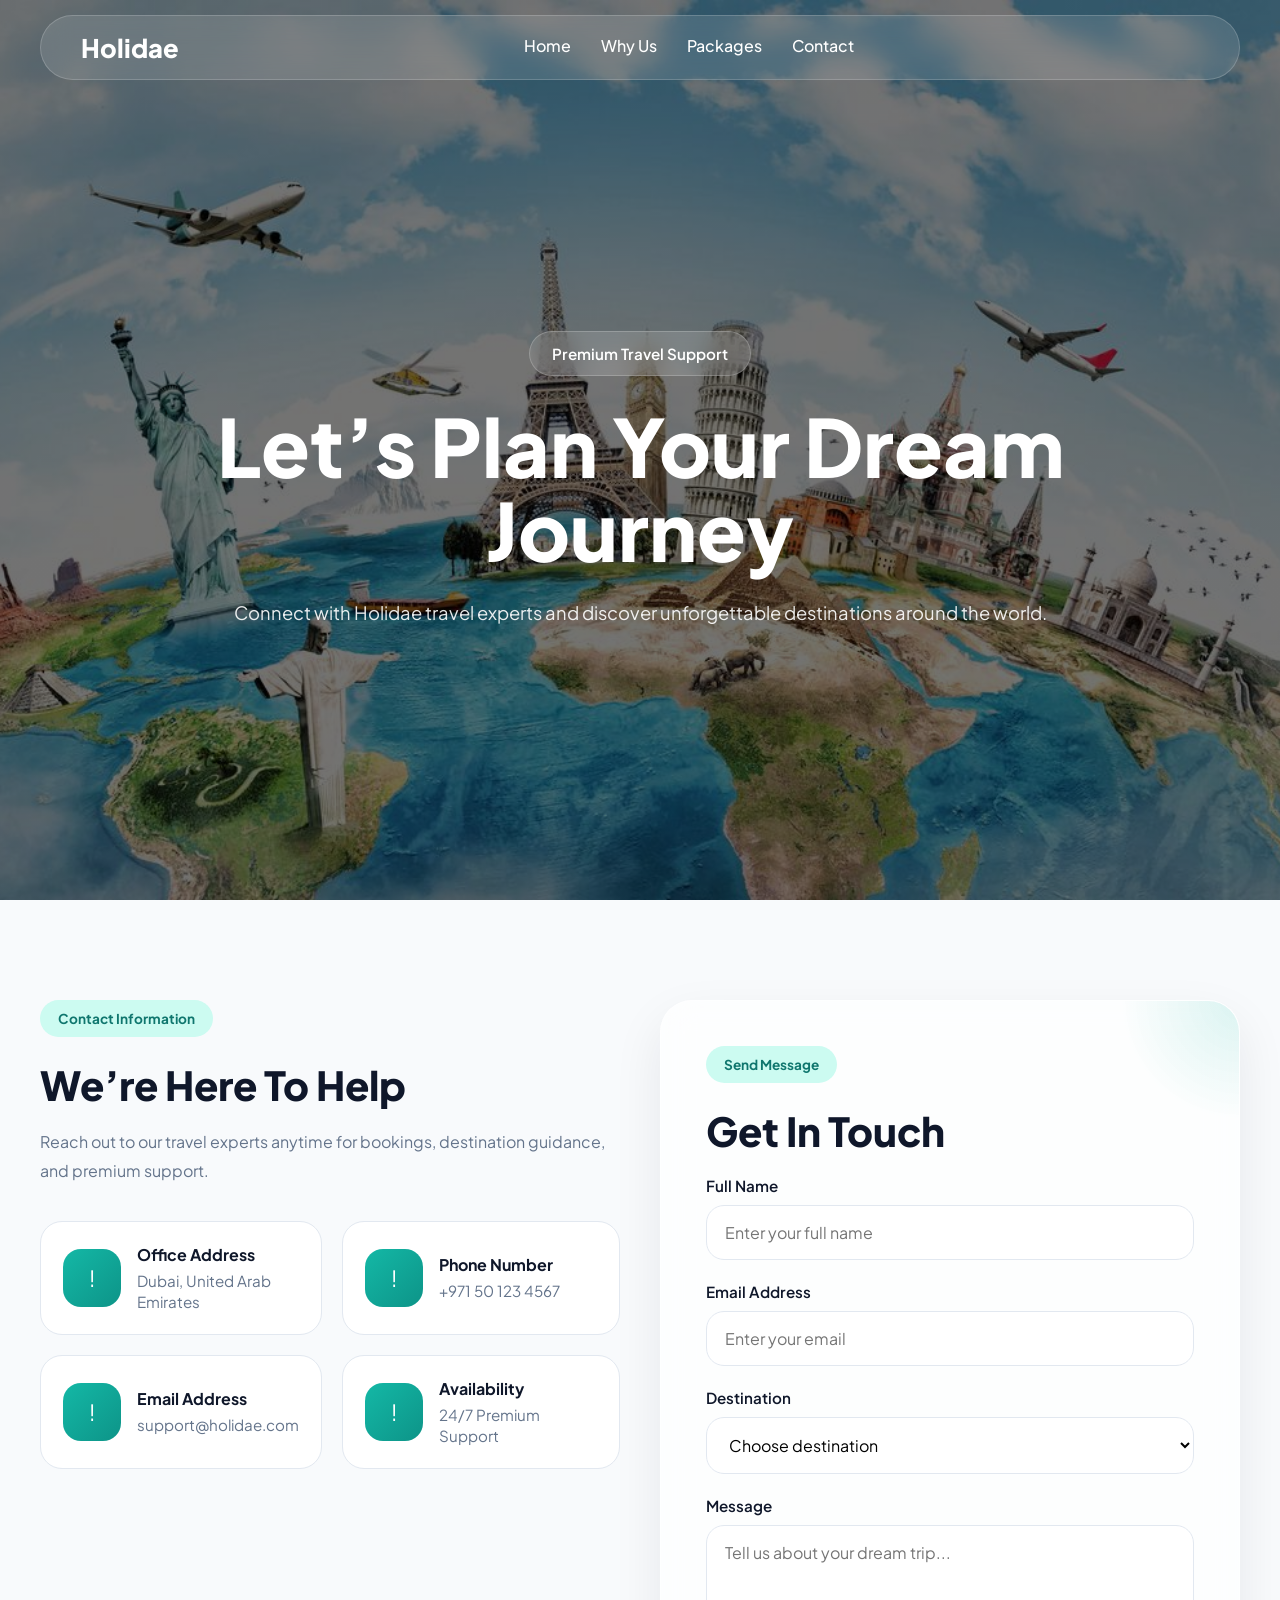
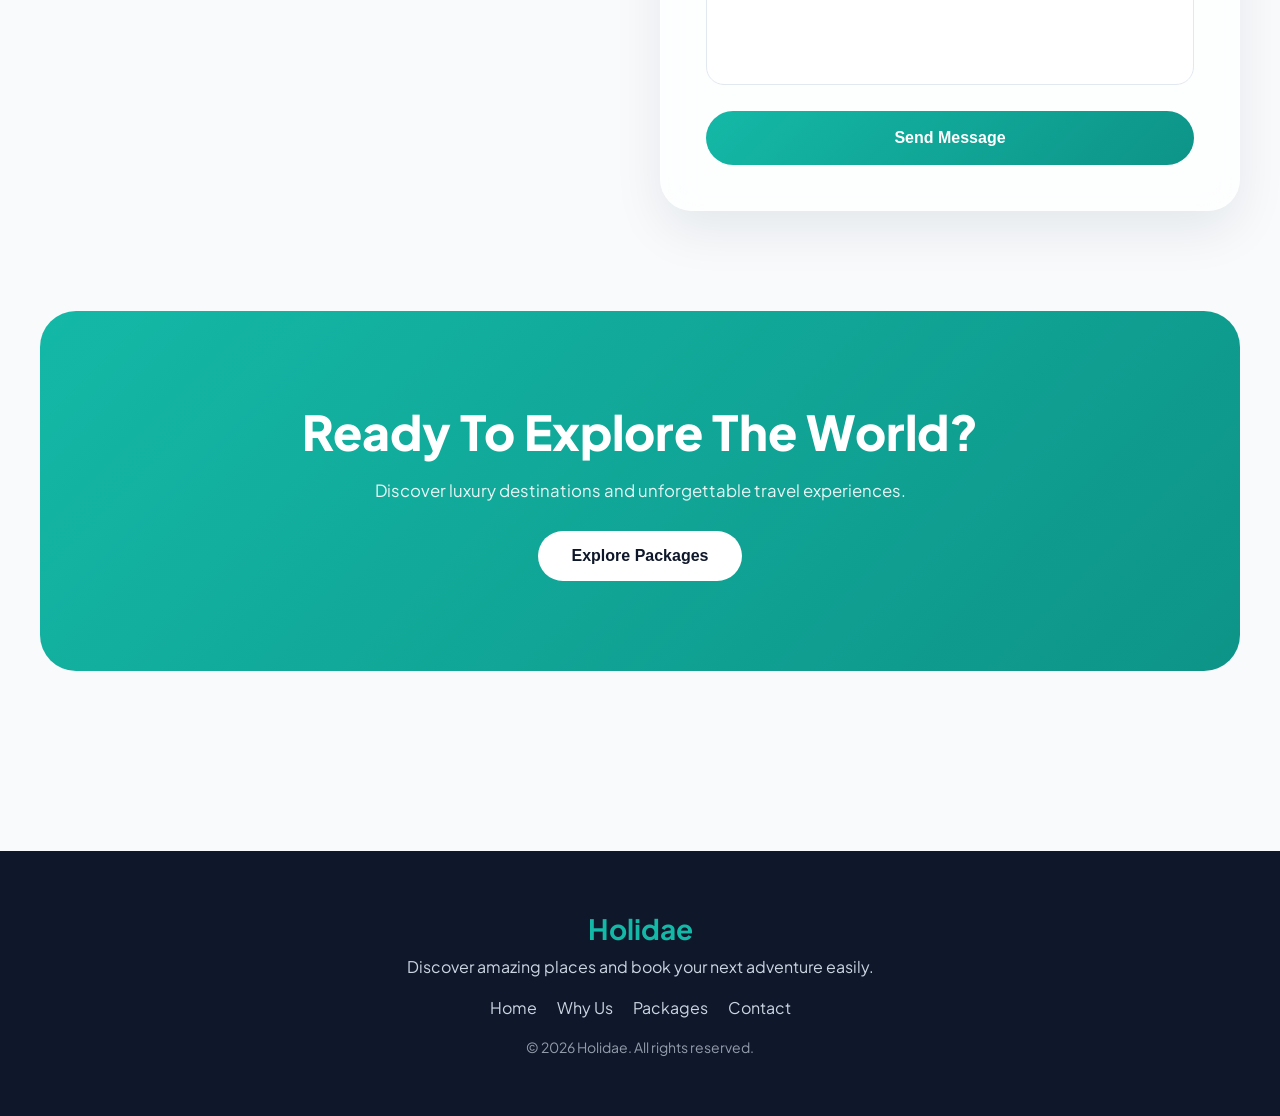
<file: contact.html>
<!DOCTYPE html>
<html lang="en">

<head>
  <meta charset="UTF-8" />
  <meta name="viewport" content="width=device-width, initial-scale=1.0"/>

  <title>Contact -Holidae</title>
  <link href="https://fonts.googleapis.com/css2?family=Plus+Jakarta+Sans:wght@400;500;600;700;800&display=swap" rel="stylesheet">
  <link rel="stylesheet" href="CSS/contact.css">
</head>
<body>

  <!--Navbar -->
  <header class="header">
    <nav class="glass-nav">
      <a href="index.html" class="logo">
        Holidae
      </a>
      <div class="nav-links center-links">
        <a href="index.html">Home</a>
        <a href="about.html">Why Us</a>
        <a href="packages.html">Packages</a>
        <a href="contact.html" class="active">Contact</a>
      </div>
    </nav>
  </header>

  <!--Hero-->
  <section class="contact-hero">
    <div class="hero-overlay"></div>
    <div class="hero-content reveal">
      <span class="hero-badge">
        Premium Travel Support
      </span>
      <h1>
        Let’s Plan Your Dream Journey
      </h1>
      <p>
        Connect with Holidae travel experts and discover unforgettable destinations around the world.
      </p>
    </div>

  </section>

  <!--CONTACT SECTION -->
  <section class="contact-section">
    <div class="contact-container">
      <div class="contact-info reveal">
        <span class="section-badge">
          Contact Information
        </span>
        <h2>
          We’re Here To Help
        </h2>
        <p>
          Reach out to our travel experts anytime for bookings, destination guidance, and premium support.
        </p>

        <!--INFO CARDS-->
        <div class="info-grid">
          <div class="info-card">
            <div class="info-icon">!</div>
            <div>
              <h3>Office Address</h3>
              <span>Dubai, United Arab Emirates</span>
            </div>
          </div>


          <div class="info-card">
            <div class="info-icon">!</div>

            <div>
              <h3>Phone Number</h3>
              <span>+971 50 123 4567</span>
            </div>

          </div>
          <div class="info-card">
            <div class="info-icon">!</div>

            <div>
              <h3>Email Address</h3>
              <span>support@holidae.com</span>
            </div>

          </div>

          <div class="info-card">
            <div class="info-icon">!</div>
            <div>
              <h3>Availability</h3>
              <span>24/7 Premium Support</span>
            </div>
          </div>
        </div>
      </div>


      <div class="contact-form glass-box reveal">
        <span class="section-badge">
          Send Message
        </span>
        <h2>
          Get In Touch
        </h2>
        <form id="contactForm">
          <div class="input-group">
            <label>Full Name</label>
            <input
              type="text"
              placeholder="Enter your full name"
              required
            >
          </div>
          <div class="input-group">
            <label>Email Address</label>
            <input
              type="email"
              placeholder="Enter your email"
              required
            >
          </div>

          <div class="input-group">
            <label>Destination</label>
            <select>
              <option>Choose destination</option>
              <option>Maldives</option>
              <option>Switzerland</option>
              <option>Dubai</option>
              <option>Bali</option>
              <option>Paris</option>
            </select>
          </div>

          <div class="input-group">
            <label>Message</label>
            <textarea
              rows="6"
              placeholder="Tell us about your dream trip..."
            ></textarea>
          </div>

          <button type="submit" class="submit-btn">
            Send Message 
          </button>
        </form>
      </div>
    </div>
  </section>


  <!--CTA-->
  <section class="cta-section reveal">
    <div class="cta-box">
      <h2>
        Ready To Explore The World?
      </h2>
      <p>
        Discover luxury destinations and unforgettable travel experiences.
      </p>
      <button onclick="goPackages()">
        Explore Packages
      </button>
    </div>
  </section>


  <!-- FOOTER START -->
<footer class="footer">
  <div class="footer-container">
    <h2>Holidae</h2>
    <p>Discover amazing places and book your next adventure easily.</p>

    <div class="footer-links">
      <a href="index.html">Home</a>
      <a href="about.html">Why Us</a>
      <a href="packages.html">Packages</a>
      <a href="contact.html">Contact</a>
    </div>

    <p class="copyright">
      © 2026 Holidae. All rights reserved.
    </p>
  </div>
</footer>

  <script src="JS/contact.js"></script>

</body>
</html>
</file>
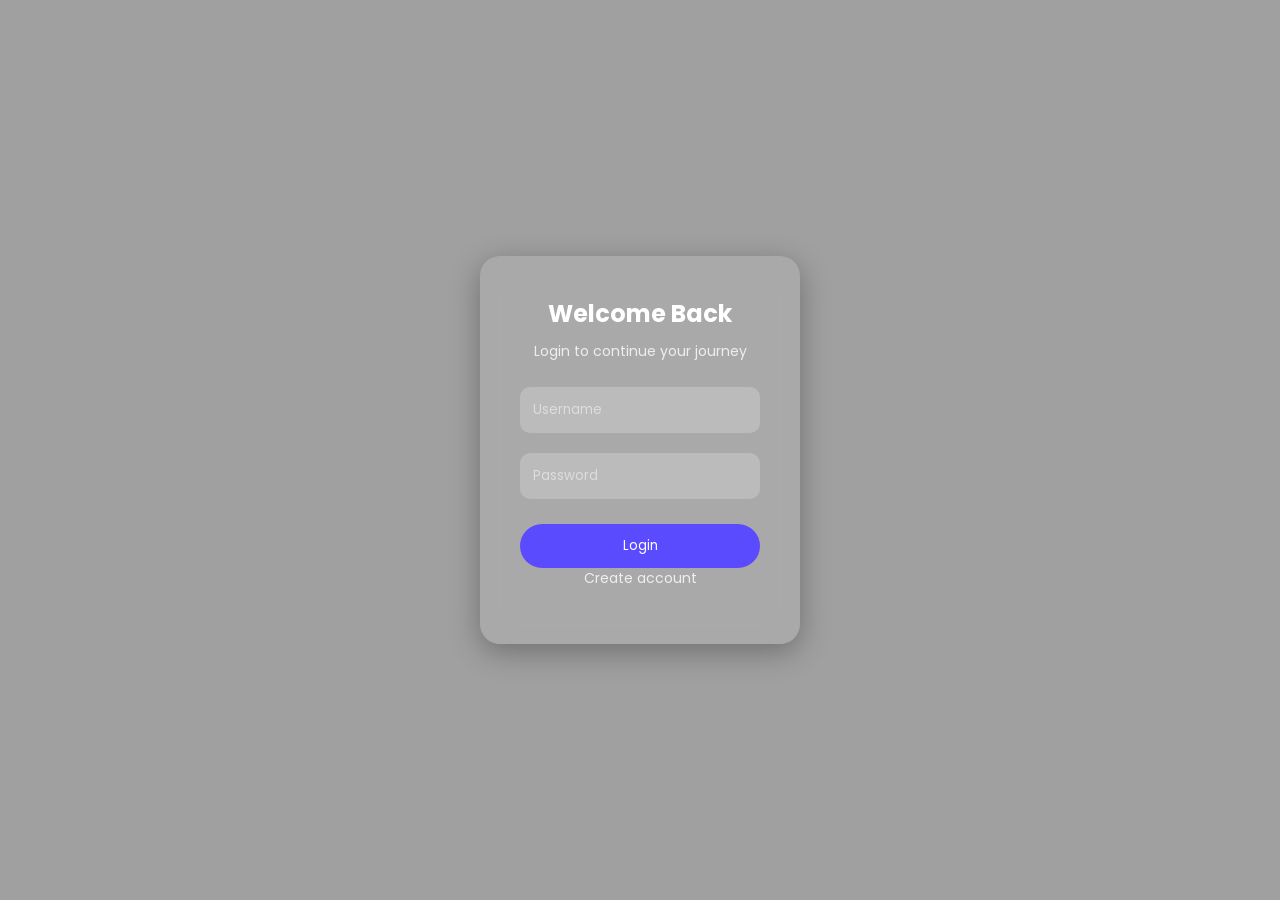
<file: login.html>
<!DOCTYPE html>
<html>
<head>
<title>Login</title>
<link rel="stylesheet" href="CSS/style.css">
</head>
<body>

<!--BACKGROUND VIDEO-->
<video autoplay muted loop class="bg-video">
  <source src="Assets2/Video 1.mp4" type="video/mp4">
</video>

<section class="auth-page">
  <div class="auth-box">
    <h1>Welcome Back</h1>
    <p>Login to continue your journey</p>
    <input id="loginUser" placeholder="Username">
    <input id="loginPass" type="password" placeholder="Password">
    <button onclick="loginUser()">Login</button>
    <p><a href="signup.html">Create account</a></p>
  </div>
</section>
<!--SUCCESS ANIMATION-->
<div id="successBox" class="success-box">
   Login Successful!
</div>
<div id="toast"></div>

<script src="JS/script.js"></script>
</body>
</html>
</file>
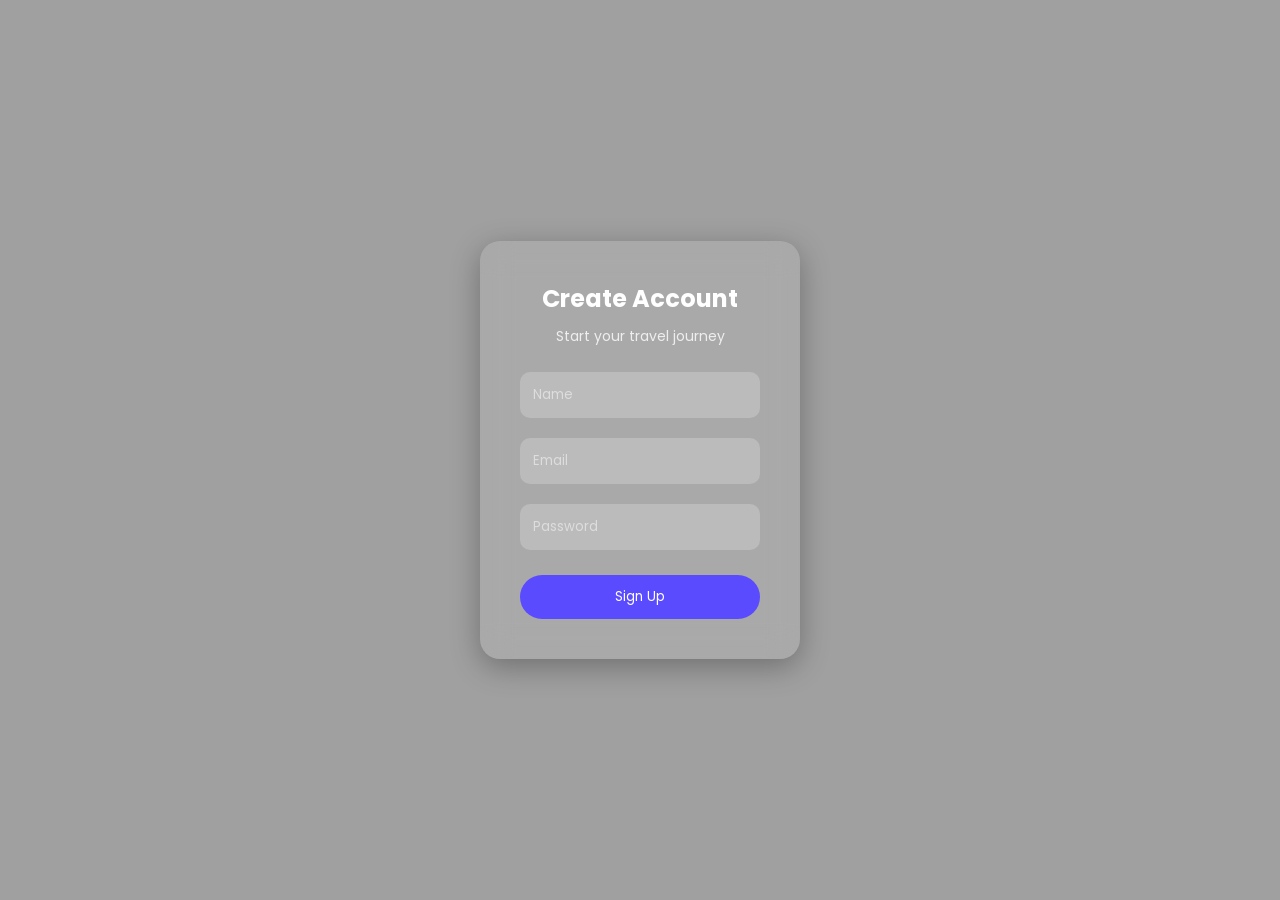
<file: signup.html>
<!DOCTYPE html>
<html>
<head>
<title>Signup</title>
<link rel="stylesheet" href="CSS/style.css">
</head>
<body>

<!--Background video-->
<video autoplay muted loop class="bg-video">
  <source src="Assets2/Video 1.mp4" type="video/mp4">
</video>

<section class="auth-page">
  <div class="auth-box">
    <h1>Create Account</h1>
    <p>Start your travel journey</p>
    <input id="name" placeholder="Name">
    <input id="email" placeholder="Email">
    <input id="password" type="password" placeholder="Password">
    <button onclick="signupUser()">Sign Up</button>
  </div>
</section>

<div id="toast"></div>

<script src="JS/script.js"></script>
</body>
</html>
</file>
<file: CSS/contact.css>
*{
  margin:0;
  padding:0;
  box-sizing:border-box;
}
:root{
  --primary:#0d9488;
  --primary-light:#14b8a6;
  --text:#0f172a;
  --muted:#64748b;
  --bg:#f8fafc;
  --white:#ffffff;
  --border:#e2e8f0;
}
body{
  font-family:'Plus Jakarta Sans',sans-serif;
  background:var(--bg);
  color:var(--text);
  overflow-x:hidden;
}

/* HEADER */
.header{
  position:absolute;
  top:0;
  left:0;
  width:100%;
  z-index:999;
}

/* GLASS NAVBAR */
.glass-nav{
  display:flex;
  align-items:center;
  justify-content:space-between;
  margin:15px 40px;
  padding:15px 40px;
  border-radius:50px;
  background:rgba(255,255,255,0.12);
  backdrop-filter:blur(14px);
  border:1px solid rgba(255,255,255,0.18);
  width:calc(100% - 80px);
  box-sizing:border-box;
}

/* LOGO */
.logo{
  text-decoration:none;
  font-size:1.6rem;
  font-weight:800;
  color:white;
}

.center-links{
  flex:1;
  display:flex;
  justify-content:center;
  gap:30px;
}
.center-links a{
  text-decoration:none;
  color:white;
  font-weight:500;
  position:relative;
  padding-bottom:4px;
  transition:0.3s;
}

.center-links a:hover {
  color: var(--text);
}
.center-links a::after{
  content:"";
  position:absolute;
  left:0;
  bottom:0;
  width:0%;
  height:2px;
  background:rgb(0, 0, 0);
  transition:0.3s;
}
.center-links a:hover::after{
  width:100%;
}

/* HERO */
.contact-hero{
  position:relative;
  min-height:100vh;
  display:flex;
  align-items:center;
  justify-content:center;
  text-align:center;
  padding:140px 40px 80px;
  background:
    linear-gradient(rgba(0,0,0,0.55),rgba(0,0,0,0.55)),
    url('../assets/background.png')
    center/cover no-repeat;
}
.hero-overlay{
  position:absolute;
  inset:0;
}
.hero-content{
  position:relative;
  z-index:2;
  max-width:900px;
  color:white;
}
.hero-badge{
  display:inline-block;
  padding:12px 22px;
  border-radius:999px;
  background:rgba(255,255,255,0.15);
  backdrop-filter:blur(12px);
  border:1px solid rgba(255,255,255,0.2);
  margin-bottom:28px;
  font-size:0.95rem;
  font-weight:600;
}

.hero-content h1{
  font-size:5rem;
  line-height:1.05;
  margin-bottom:24px;
  font-weight:800;
}

.hero-content p{
  font-size:1.15rem;
  line-height:1.8;
  opacity:0.9;
}

/* CONTACT SECTION */
.contact-section{
  padding:100px 40px;
}
.contact-container{
  max-width:1300px;
  margin:auto;
  display:grid;
  grid-template-columns:1fr 1fr;
  gap:40px;
}

.glass-box{
  background:rgba(255,255,255,0.7);
  backdrop-filter:blur(18px);
  border:1px solid rgba(255,255,255,0.4);
  border-radius:32px;
  box-shadow:
    0 20px 50px rgba(15,23,42,0.08);
  padding:45px;
  position:relative;
  overflow:hidden;
}

.glass-box::before{
  content:"";
  position:absolute;
  top:-120px;
  right:-120px;
  width:240px;
  height:240px;
  background:radial-gradient(
    circle,
    rgba(20,184,166,0.15),
    transparent 70%
  );
}

.contact-info h2,
.contact-form h2{
  font-size:2.5rem;
  margin-bottom:18px;
  font-weight:800;
}
.contact-info p{
  color:var(--muted);
  line-height:1.8;
  margin-bottom:35px;
}
.section-badge{
  display:inline-block;
  padding:10px 18px;
  border-radius:999px;
  background:#ccfbf1;
  color:#0f766e;
  font-size:0.85rem;
  font-weight:700;
  margin-bottom:22px;
}

.info-grid{
  display:grid;
  grid-template-columns:1fr 1fr;
  gap:20px;
}

.info-card{
  background:white;
  border:1px solid var(--border);
  border-radius:22px;
  padding:22px;
  display:flex;
  align-items:center;
  gap:16px;
  transition:0.35s;
}

.info-card:hover{
  transform:translateY(-6px);
  box-shadow:
    0 15px 35px rgba(13,148,136,0.12);
  border-color:#99f6e4;
}

.info-icon{
  width:58px;
  height:58px;
  border-radius:18px;
  display:flex;
  align-items:center;
  justify-content:center;
  font-size:1.4rem;
  background:linear-gradient(
    135deg,
    #14b8a6,
    #0d9488
  );
  color:white;
  flex-shrink:0;
}

.info-card h3{
  margin-bottom:5px;
  font-size:1rem;
}

.info-card span{
  color:var(--muted);
  font-size:0.95rem;
}
.contact-form{
  position:relative;
}

form{
  margin-top:20px;
}

.input-group{
  margin-bottom:22px;
}

.input-group label{
  display:block;
  margin-bottom:10px;
  font-size:0.95rem;
  font-weight:600;
}

.input-group input,
.input-group select,
.input-group textarea{
  width:100%;
  padding:16px 18px;
  border-radius:18px;
  border:1px solid var(--border);
  background:white;
  font-family:inherit;
  font-size:1rem;
  transition:0.3s;
}

.input-group input:focus,
.input-group select:focus,
.input-group textarea:focus{
  outline:none;
  border-color:#14b8a6;
  box-shadow:
    0 0 0 4px rgba(20,184,166,0.15);
}

textarea{
  resize:none;
}

/* BUTTON */
.submit-btn{
  width:100%;
  padding:18px;
  border:none;
  border-radius:999px;
  background:linear-gradient(
    135deg,
    #14b8a6,
    #0d9488
  );
  color:white;
  font-size:1rem;
  font-weight:700;
  cursor:pointer;
  transition:0.35s;
}

.submit-btn:hover{
  transform:translateY(-4px);
  box-shadow:
    0 15px 35px rgba(13,148,136,0.25);
}

/* Cta SECTION */
.cta-section{
  padding:0 40px 100px;
}
.cta-box{
  max-width:1300px;
  margin:auto;
  border-radius:36px;
  background:
    linear-gradient(
      135deg,
      #14b8a6,
      #0d9488
    );

  color:white;
  text-align:center;
  padding:90px 40px;
}

.cta-box h2{
  font-size:3rem;
  margin-bottom:18px;
  font-weight:800;
}

.cta-box p{
  opacity:0.9;
  margin-bottom:30px;
  font-size:1.05rem;
}

.cta-box button{
  padding:16px 34px;
  border:none;
  border-radius:999px;
  background:white;
  color:#0f172a;
  font-weight:700;
  font-size:1rem;
  cursor:pointer;
  transition:0.35s;
}

.cta-box button:hover{
  transform:translateY(-4px);
  box-shadow:
    0 15px 35px rgba(0,0,0,0.18);
}

.reveal{
  opacity:0;
  transform:translateY(40px);
  transition:1s;
}
.reveal.active{
  opacity:1;
  transform:translateY(0);
}

/* RESPONSIVE */
@media(max-width:1000px){
  .contact-container{
    grid-template-columns:1fr;
  }
  .hero-content h1{
    font-size:3.8rem;
  }
}
@media(max-width:700px){
  .contact-hero{
    padding:120px 25px 80px;
  }
  .hero-content h1{
    font-size:3rem;
  }
  .glass-nav{
    margin:10px;
    padding:14px 20px;
  }
  .center-links{
    gap:18px;
  }
  .contact-section,
  .cta-section{
    padding-left:20px;
    padding-right:20px;
  }
  .glass-box{
    padding:28px;
  }
  .info-grid{
    grid-template-columns:1fr;
  }

}
.modern-alert{
  position:fixed;
  top:30px;
  right:30px;
  display:flex;
  align-items:center;
  gap:16px;
  min-width:320px;
  padding:18px 22px;
  border-radius:24px;
  background:rgba(255,255,255,0.18);
  backdrop-filter:blur(18px);
  border:1px solid rgba(255,255,255,0.25);
  box-shadow:
    0 20px 50px rgba(15,23,42,0.18);
  z-index:99999;
  opacity:0;
  transform:translateY(-20px) scale(0.95);
  transition:0.4s ease;
  color:rgb(2, 2, 2);
}
.modern-alert.show{
  opacity:1;
  transform:translateY(0) scale(1);
}
.alert-icon{
  width:52px;
  height:52px;
  border-radius:18px;
  display:flex;
  align-items:center;
  justify-content:center;
  font-size:1.4rem;
  background:linear-gradient(
    135deg,
    #14b8a6,
    #0d9488
  );
  flex-shrink:0;
}
.modern-alert h4{
  font-size:1rem;
  margin-bottom:4px;
}
.modern-alert p{
  font-size:0.9rem;
  opacity:0.85;
}

.footer {
  background: #0f172a;
  color: #cbd5e1;
  padding: 60px 20px;
  text-align: center;
  margin-top: 80px;
}

.footer-container {
  max-width: 1000px;
  margin: auto;
}

.footer h2 {
  color: #14b8a6;
  font-size: 28px;
  margin-bottom: 10px;
}

.footer-links {
  display: flex;
  justify-content: center;
  gap: 20px;
  margin: 20px 0;
  flex-wrap: wrap;
}

.footer-links a {
  color: #cbd5e1;
  text-decoration: none;
  transition: 0.3s;
}

.footer-links a:hover {
  color: #14b8a6;
}

.copyright {
  font-size: 14px;
  opacity: 0.7;
  margin-top: 10px;
}
</file>
<file: CSS/style.css>
@import url('https://fonts.googleapis.com/css2?family=Poppins:wght@300;400;600;800&display=swap');

*{
    margin:0;
    padding:0;
    box-sizing:border-box;
    font-family:'Poppins',sans-serif;
}

body{
    background:#f5f5f5;
    overflow-x:hidden;
}

/* HERO */
.modern-hero{
    display:flex;
    justify-content:space-between;
    align-items:center;
    padding:120px 60px 60px;
    height:100vh;        
    overflow:hidden;     
    position:relative;
}

.hero-left h1{
    font-size:60px;
    font-weight:800;
    font-display: swap;
}

.hero-left h2{
    font-size:60px;
    font-weight:500;
    font-display: swap;
}

.hero-left p{
    margin:20px 0;
    color:#000000;
    font-size:20px;
    font-weight: 100;
}

button{
    padding:12px 25px;
    border:none;
    border-radius:30px;
    background:#5a4bff;
    color:white;
    cursor:pointer;
    margin:10px 10px 0 0;
}

.hero-right{
    flex:1;
    display:flex;
    justify-content:flex-end;
    align-items:center;
    height:100%;
}

.hero-right img{
    width:520px;
    max-width:40vw;
    height:auto;
    position:relative;  
    transform:none;      
}

.page-container{
    padding:60px;
}

.page-container h1{
    font-size:40px;
    margin-bottom:20px;
}

/* GRID */
.grid{
    display:grid;
    grid-template-columns:repeat(auto-fit,minmax(250px,1fr));
    gap:20px;
}

/* CARD */
.card{
    background:white;
    border-radius:10px;
    overflow:hidden;
}

.card img{
    width:100%;
    height:180px;
    object-fit:cover;
}

/* CONTACT */
.page-container input,
.page-container textarea{
    width:60%;
    padding:10px;
    margin:10px 0;
    border-radius:5px;
    border:none;
}

/* FOOTER */
.modern-footer{
    display:flex;
    justify-content:space-between;
    padding:20px 60px;
}

#toast{
    position:fixed;
    top:20px;
    right:20px;
    padding:12px;
    border-radius:8px;
    color:white;
    opacity:0;
    transition:0.3s;
}
#toast.show{opacity:1;}
#toast.success{background:green;}
#toast.error{background:red;}


.auth-page{
    height:100vh;
    display:flex;
    justify-content:center;
    align-items:center;
    background:transparent !important;
    position:relative;
    z-index:1;
    animation: fadeInUp 0.6s ease;
}

.auth-page .bg-video{
    position:relative;
    inset:0;
    width:100%;
    height:100%;
    object-fit:cover;
    z-index:-2;
}

.auth-box{
    background:rgba(255,255,255,0.1);
    backdrop-filter:blur(15px);
    padding:40px;
    width:320px;
    border-radius:20px;
    text-align:center;
    color:white;
    box-shadow:0 8px 30px rgba(0,0,0,0.3);
}

.auth-box h1{
    margin-bottom:10px;
}

.auth-box p{
    font-size:14px;
    color:#eee;
    margin-bottom:15px;
}

.auth-box input{
    width:100%;
    padding:12px;
    margin:10px 0;
    border:none;
    border-radius:10px;
    outline:none;
    background:rgba(255,255,255,0.2);
    color:white;
}

.auth-box input::placeholder{
    color:#ddd;
}

.auth-box button{
    width:100%;
    margin-top:15px;
}

.auth-box a{
    color:#f0eeec;
    text-decoration:none;
}

.auth-box a:hover{
    text-decoration:underline;
}

.auth-box input {
    transition: all 0.3s ease;
    border: 1px solid transparent;
}
.auth-box input:focus {
    background: rgba(255,255,255,0.3);
    border: 1px solid #fff;
    transform: scale(1.03);
    box-shadow: 0 0 10px rgba(255,255,255,0.5);
}

.auth-box {
    transition: 0.3s;
}

.auth-box:hover {
    transform: translateY(-5px);
}

.auth-box button:hover {
    transform: translateY(-2px);
    box-shadow: 0 6px 15px rgba(0,0,0,0.2);
}

/* VIDEO BACKGROUND */
.bg-video{
    position:fixed;
    top:0;
    left:0;
    width:100%;
    height:100%;
    object-fit:cover;
    z-index:-2;
}
body::before{
    content:"";
    position:fixed;
    top:0;
    left:0;
    width:100%;
    height:100%;
    background:rgba(0,0,0,0.35);
    z-index:-1;
}
.success-box{
    position:fixed;
    top:50%;
    left:50%;
    transform:translate(-50%, -50%) scale(0);
    background:#2ecc71;
    color:white;
    padding:20px 40px;
    border-radius:12px;
    font-size:18px;
    font-weight:600;
    box-shadow:0 10px 30px rgba(0,0,0,0.3);
    z-index:9999;
    transition:0.4s;
}

.success-box.show{
    transform:translate(-50%, -50%) scale(1);
}
.welcome-img{
    width: 600px;
    height: auto;
    margin:20px 0;
    animation: float 3s ease-in-out infinite;
    transition:0.3s;
}

.welcome-img:hover{
    transform: scale(1.1);
}

@keyframes float{
    0%{ transform: translateY(0px); }
    50%{ transform: translateY(-12px); }
    100%{ transform: translateY(0px); }
}
.welcome-img{
    filter: drop-shadow(0 5px 10px rgba(0,0,0,0.3));
}
body {
    opacity: 0;
    transition: opacity 0.8s ease;
}

body.loaded {
    opacity: 1;
}
@keyframes slideUp {
    to {
        opacity: 1;
        transform: translateY(0);
    }
}

/* IMAGE: float + fade ONLY */
@keyframes imageFadeFloat {
    0% {
        opacity: 0;
        transform: translateY(20px);
    }
    20% {
        opacity: 1;
    }
    50% {
        transform: translateY(-12px);
    }
    100% {
        opacity: 1;
        transform: translateY(0);
    }
}
.slider-dots{
    position:absolute;
    bottom:90px;  /* ⬆ more up */
    left:50%;
    transform:translateX(-50%);
    display:flex;
    gap:14px;
    z-index:10;
}

.slider-dots .dot{
    transition:all 0.3s ease;
}

.slider-dots .dot.active{
    width:35px;
}

.dot{
    width:16px;
    height:16px;
    border-radius:50%;
    cursor:pointer;
    background:rgba(255,255,255,0.35);
    backdrop-filter:blur(6px);
    transition:all 0.4s ease;
}
.dot:hover{
    transform:scale(1.25);
    background:rgba(255,255,255,0.7);
}
.dot.active{
    width:40px;
    height:14px;
    border-radius:20px;
    background:linear-gradient(45deg, #5a4bff, #ff6b6b);
    box-shadow:0 8px 20px rgba(0,0,0,0.3);
    transform:scale(1.1);
}
.social-icons{
    position:fixed;
    right:25px;
    top:50%;
    transform:translateY(-50%);
    display:flex;
    flex-direction:column;
    gap:18px;
    z-index:999;
}
.social-icons a{
    width:45px;
    height:45px;
    display:flex;
    justify-content:center;
    align-items:center;
    border-radius:50%;
    background: rgba(255,255,255,0.1);
    backdrop-filter: blur(10px);
    box-shadow: 0 4px 15px rgba(0,0,0,0.2);
    transition:0.3s;
}
.social-icons img{
    width:20px;
    transition:0.3s;
}
.social-icons a:hover{
    transform: translateY(-5px) scale(1.1);
    background: linear-gradient(45deg, #ff6b6b, #ff9f43);
}
.social-icons a:hover img{
    filter: brightness(1) invert(0);
}
#readMoreBtn{
    padding:16px 40px;              
    font-size:18px;
    font-weight:600;
    border-radius:40px;
    border:1px solid rgba(255,255,255,0.3);
    background: rgba(255,255,255,0.1);   
    backdrop-filter: blur(10px);
    color:white;
    cursor:pointer;
    transition: all 0.3s ease;
}

#readMoreBtn:hover{
    transform: translateY(-3px) scale(1.05);
    background: linear-gradient(45deg, #5a4bff, #6c63ff);
    box-shadow: 0 10px 25px rgba(0,0,0,0.3);
}
#readMoreBtn:active{
    transform: scale(0.95);
}
.hero-left h1 {
    opacity: 0;
    transform: translateY(30px);
    animation: slideUp 0.8s ease forwards;
    animation-delay: 0.3s;
    color: white;

}
.hero-left h2 {
    opacity: 0;
    transform: translateY(30px);
    animation: slideUp 0.8s ease forwards;
    animation-delay: 0.6s;
    color: white;

}
.hero-left p {
    opacity: 0;
    transform: translateY(30px);
    animation: slideUp 0.8s ease forwards;
    animation-delay: 0.9s;
    color:#ffffff;      
}

.hero-left button {
    opacity: 0;
    transform: translateY(30px);
    animation: slideUp 0.8s ease forwards;
    animation-delay: 1.2s;
}
.hero-slider{
    position:absolute;
    top:0;
    left:0;
    width:100%;
    height:120%;
    z-index:-1;
}

.hero-slider .slide{
    position:absolute;
    width:100%;
    height:100%;
    background-size:cover;
    background-position:center;
    opacity:0;
    transition:opacity 1s ease;
}

.hero-slider .slide.active{
    opacity:1;
}
.hero-slider::after{
    content:"";
    position:absolute;
    width:100%;
    height:100%;
    background:rgba(0,0,0,0.4);
}
#exploreBtn{
    padding:16px 40px;
    font-size:18px;
    font-weight:600;
    border-radius:40px;
    border:1px solid rgba(255,255,255,0.3);
    background: rgba(255,255,255,0.1);
    backdrop-filter: blur(10px);
    color:white;
    cursor:pointer;
    transition: all 0.3s ease;
}
#exploreBtn:hover{
    transform: translateY(-3px) scale(1.05);
    background: linear-gradient(45deg, #ff6b6b, #ff9f43); 
    box-shadow: 0 10px 25px rgba(0,0,0,0.3);
}
#exploreBtn:active{
    transform: scale(0.95);
}
#slideTitle,
#slideDesc {
    color: white;
    text-shadow: 0 4px 15px rgba(0,0,0,0.6);
}
#loginBtn{
    padding:16px 40px;
    font-size:18px;
    font-weight:600;
    border-radius:40px;
    border:1px solid rgba(255,255,255,0.3);
    background: rgba(255,255,255,0.1);
    backdrop-filter: blur(10px);
    color:white;
    cursor:pointer;
    transition: all 0.3s ease;
}

#loginBtn:hover{
    transform: translateY(-3px) scale(1.05);
    background: linear-gradient(45deg, #5a4bff, #6c63ff);
    box-shadow: 0 10px 25px rgba(0,0,0,0.3);
}
#loginBtn:active{
    transform: scale(0.95);
}
#homeBtn{
    padding:16px 40px;
    font-size:18px;
    font-weight:600;
    border-radius:40px;
    border:1px solid rgba(255,255,255,0.3);
    background: rgba(255,255,255,0.1);
    backdrop-filter: blur(10px);
    color:white;
    cursor:pointer;
    transition: all 0.3s ease;
    margin-left:10px;
}
#homeBtn:hover{
    transform: translateY(-3px) scale(1.05);
    background: linear-gradient(45deg, #5a4bff, #6c63ff);
    box-shadow: 0 10px 25px rgba(0,0,0,0.3);
}
#homeBtn:active{
    transform: scale(0.95);
}

/* NAVBAR */
.modern-nav{
    position: fixed;
    top: 0;
    left: 0;
    width: 100%;
    display: flex;
    justify-content: space-between;
    align-items: center;
    padding: 20px 60px;
    z-index: 1000;
}
.logo{
    font-weight:700;
    color:#fcfcfc;
}
.nav-links{
    display:flex;
    gap:25px;
}
/* LINKS */
.center-links a{
    text-decoration:none;
    color:#333;
    position:relative; /* IMPORTANT */
    padding-bottom:5px;
    transition:0.3s;
}

.glass-nav{
    background: rgba(255,255,255,0.15);
    backdrop-filter: blur(12px);
    border-radius:50px;
    margin:15px 40px;
    padding:15px 40px;
    width: calc(100% - 80px);
    box-sizing: border-box;
}

.center-links a,
.nav-links a,
.logo {
 color: white;
}

.center-links{
    flex:1;
    display:flex;
    justify-content:center;
    gap:25px;
}

.nav-right{
    display:flex;
    align-items:center;
    gap:15px;
}

/* UNDERLINE ANIMATION */
.center-links a::after{
    content:"";
    position:absolute;
    left:0;
    bottom:0;
    width:0%;
    height:2px;
    background:#000000;
    transition:0.3s ease;
}

.center-links a:hover{
    color:#0d9488;
}

.center-links a:hover::after{
    width:100%;
}

.center-links a.active{
    color:#0d9488;
}

.center-links a.active::after{
    width:100%;
}

/* MOBILE */
@media(max-width:600px){

  .glass-nav{
    margin:10px;
    padding:12px 20px;
    width:calc(100% - 20px);
  }

  .center-links{
    gap:18px;
  }

}

.center-links a {
  position: relative;
  padding-bottom: 4px;
}
.center-links a::after {
  content: "";
  position: absolute;
  left: 0;
  bottom: 0;
  width: 0%;
  height: 2px;
  background: black;
  transition: width 0.3s ease;
}
.center-links a:hover::after {
  width: 100%;
}
.center-links a:hover,
.nav-links a:hover {
  color: black;
}
.center-links a.active::after {
  width: 100%;
}
/* Mobile */
@media(max-width:600px){

  .glass-nav{
    margin: 10px;
    padding: 12px 20px;
    width: calc(100% - 20px);
  }

  .center-links{
    gap: 18px;
  }

}
.footer {
  background: #0f172a;
  color: #cbd5e1;
  padding: 60px 20px;
  text-align: center;
  margin-top: 80px;
}

.footer-container {
  max-width: 1000px;
  margin: auto;
}

.footer h2 {
  color: #14b8a6;
  font-size: 28px;
  margin-bottom: 10px;
}

.footer-links {
  display: flex;
  justify-content: center;
  gap: 20px;
  margin: 20px 0;
  flex-wrap: wrap;
}

.footer-links a {
  color: #cbd5e1;
  text-decoration: none;
  transition: 0.3s;
}

.footer-links a:hover {
  color: #14b8a6;
}

.copyright {
  font-size: 14px;
  opacity: 0.7;
  margin-top: 10px;
}
</file>
